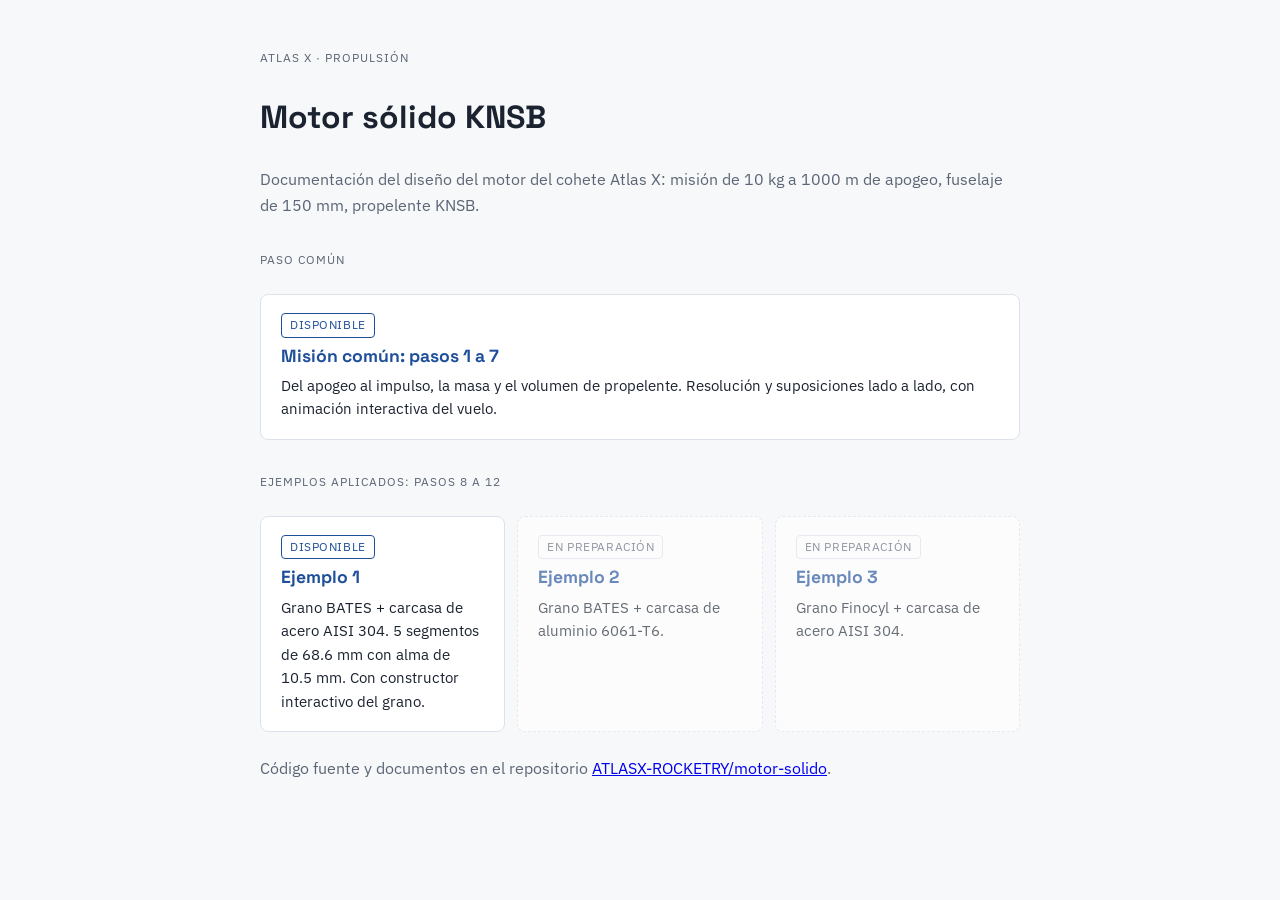
<file: index.html>
<!doctype html>
<html lang="es">
<head>
<meta charset="utf-8">
<meta name="viewport" content="width=device-width, initial-scale=1">
<title>Atlas X · Propulsión</title>
<link rel="stylesheet" href="https://fonts.googleapis.com/css2?family=IBM+Plex+Sans:wght@400;600&family=Space+Grotesk:wght@600;700&display=swap">
<style>
:root { --bg: #f7f8fa; --hoja: #fff; --tinta: #1b2330; --tenue: #5b6575; --linea: #dde2ea; --acento: #1f4f9a; }
@media (prefers-color-scheme: dark) { :root { --bg: #11151c; --hoja: #171c25; --tinta: #e3e8f0; --tenue: #9aa5b6; --linea: #2b3340; --acento: #8db4f2; color-scheme: dark; } }
html, body { margin: 0; }
body { background: var(--bg); color: var(--tinta); font: 16px/1.6 "IBM Plex Sans", system-ui, sans-serif; padding: 48px max(16px, env(safe-area-inset-left, 0px)); }
main { max-width: 760px; margin: 0 auto; display: flex; flex-direction: column; gap: 24px; }
h1 { font-family: "Space Grotesk", system-ui, sans-serif; font-size: 2rem; margin: 0; }
p { margin: 0; color: var(--tenue); }
.eyebrow { font-size: .78rem; letter-spacing: .08em; text-transform: uppercase; color: var(--tenue); }
.doc { display: flex; flex-direction: column; gap: 4px; padding: 18px 20px; background: var(--hoja); border: 1px solid var(--linea); border-radius: 8px; color: var(--tinta); text-decoration: none; }
a.doc:hover, a.doc:focus-visible { border-color: var(--acento); outline: none; }
.doc b { font-family: "Space Grotesk", system-ui, sans-serif; color: var(--acento); font-size: 1.1rem; }
.grupo { font-size: .78rem; letter-spacing: .08em; text-transform: uppercase; color: var(--tenue); margin-top: 8px; }
.tarjetas { display: grid; grid-template-columns: repeat(auto-fit, minmax(220px, 1fr)); gap: 12px; }
.doc.pend { opacity: .65; border-style: dashed; cursor: default; }
.estado { align-self: flex-start; font-size: .72rem; letter-spacing: .05em; text-transform: uppercase; padding: 2px 8px; border-radius: 4px; border: 1px solid var(--linea); color: var(--tenue); }
.estado.listo { border-color: var(--acento); color: var(--acento); }
.doc span.d { font-size: .92rem; }
</style>
</head>
<body>
<main>
  <div class="eyebrow">Atlas X · Propulsión</div>
  <h1>Motor sólido KNSB</h1>
  <p>Documentación del diseño del motor del cohete Atlas X: misión de 10 kg a 1000 m de apogeo, fuselaje de 150 mm, propelente KNSB.</p>
  <div class="grupo">Paso común</div>
  <a class="doc" href="ejemplos/mision_comun.html">
    <span class="estado listo">Disponible</span>
    <b>Misión común: pasos 1 a 7</b>
    <span class="d">Del apogeo al impulso, la masa y el volumen de propelente. Resolución y suposiciones lado a lado, con animación interactiva del vuelo.</span>
  </a>
  <div class="grupo">Ejemplos aplicados: pasos 8 a 12</div>
  <div class="tarjetas">
    <a class="doc" href="ejemplos/ejemplo_1.html">
      <span class="estado listo">Disponible</span>
      <b>Ejemplo 1</b>
      <span class="d">Grano BATES + carcasa de acero AISI 304. 5 segmentos de 68.6 mm con alma de 10.5 mm. Con constructor interactivo del grano.</span>
    </a>
    <div class="doc pend" aria-disabled="true">
      <span class="estado">En preparación</span>
      <b>Ejemplo 2</b>
      <span class="d">Grano BATES + carcasa de aluminio 6061-T6.</span>
    </div>
    <div class="doc pend" aria-disabled="true">
      <span class="estado">En preparación</span>
      <b>Ejemplo 3</b>
      <span class="d">Grano Finocyl + carcasa de acero AISI 304.</span>
    </div>
  </div>
  <p>Código fuente y documentos en el repositorio <a href="https://github.com/ATLASX-ROCKETRY/motor-solido">ATLASX-ROCKETRY/motor-solido</a>.</p>
</main>
</body>
</html>
</file>
